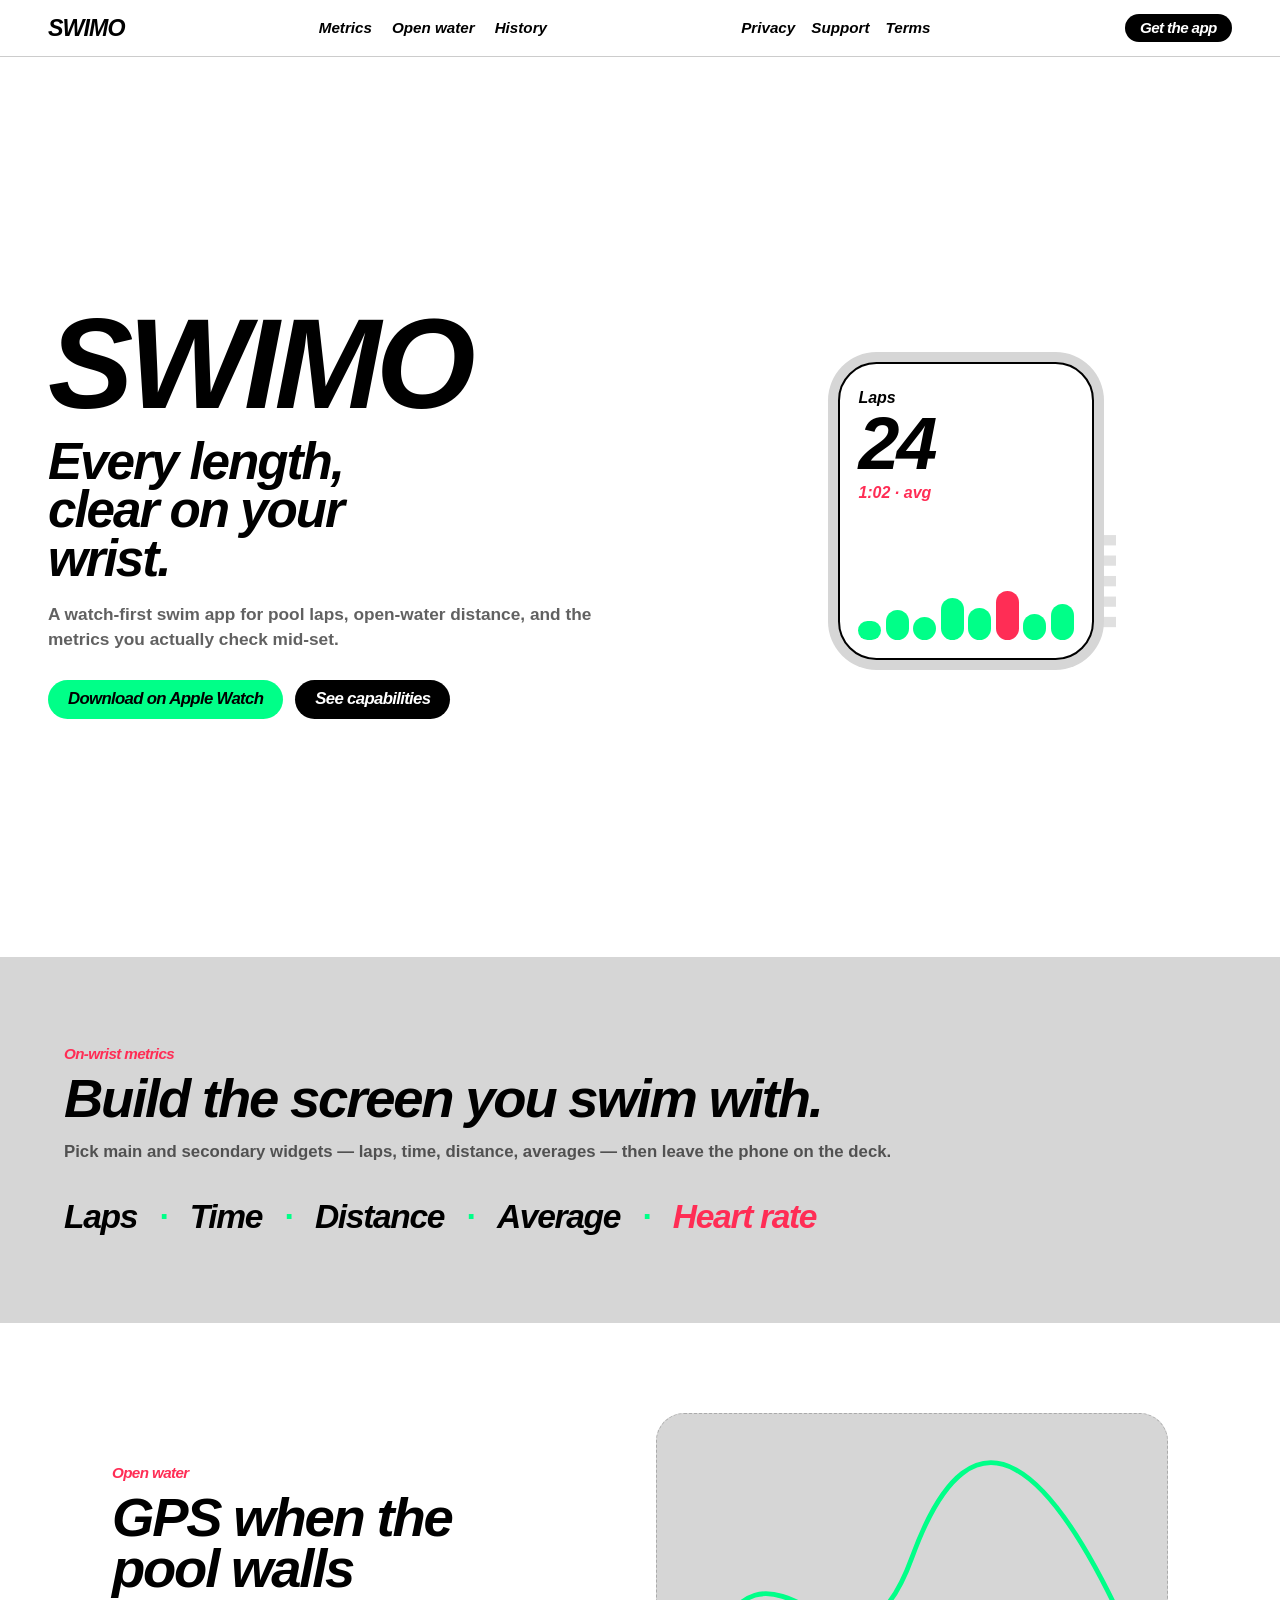
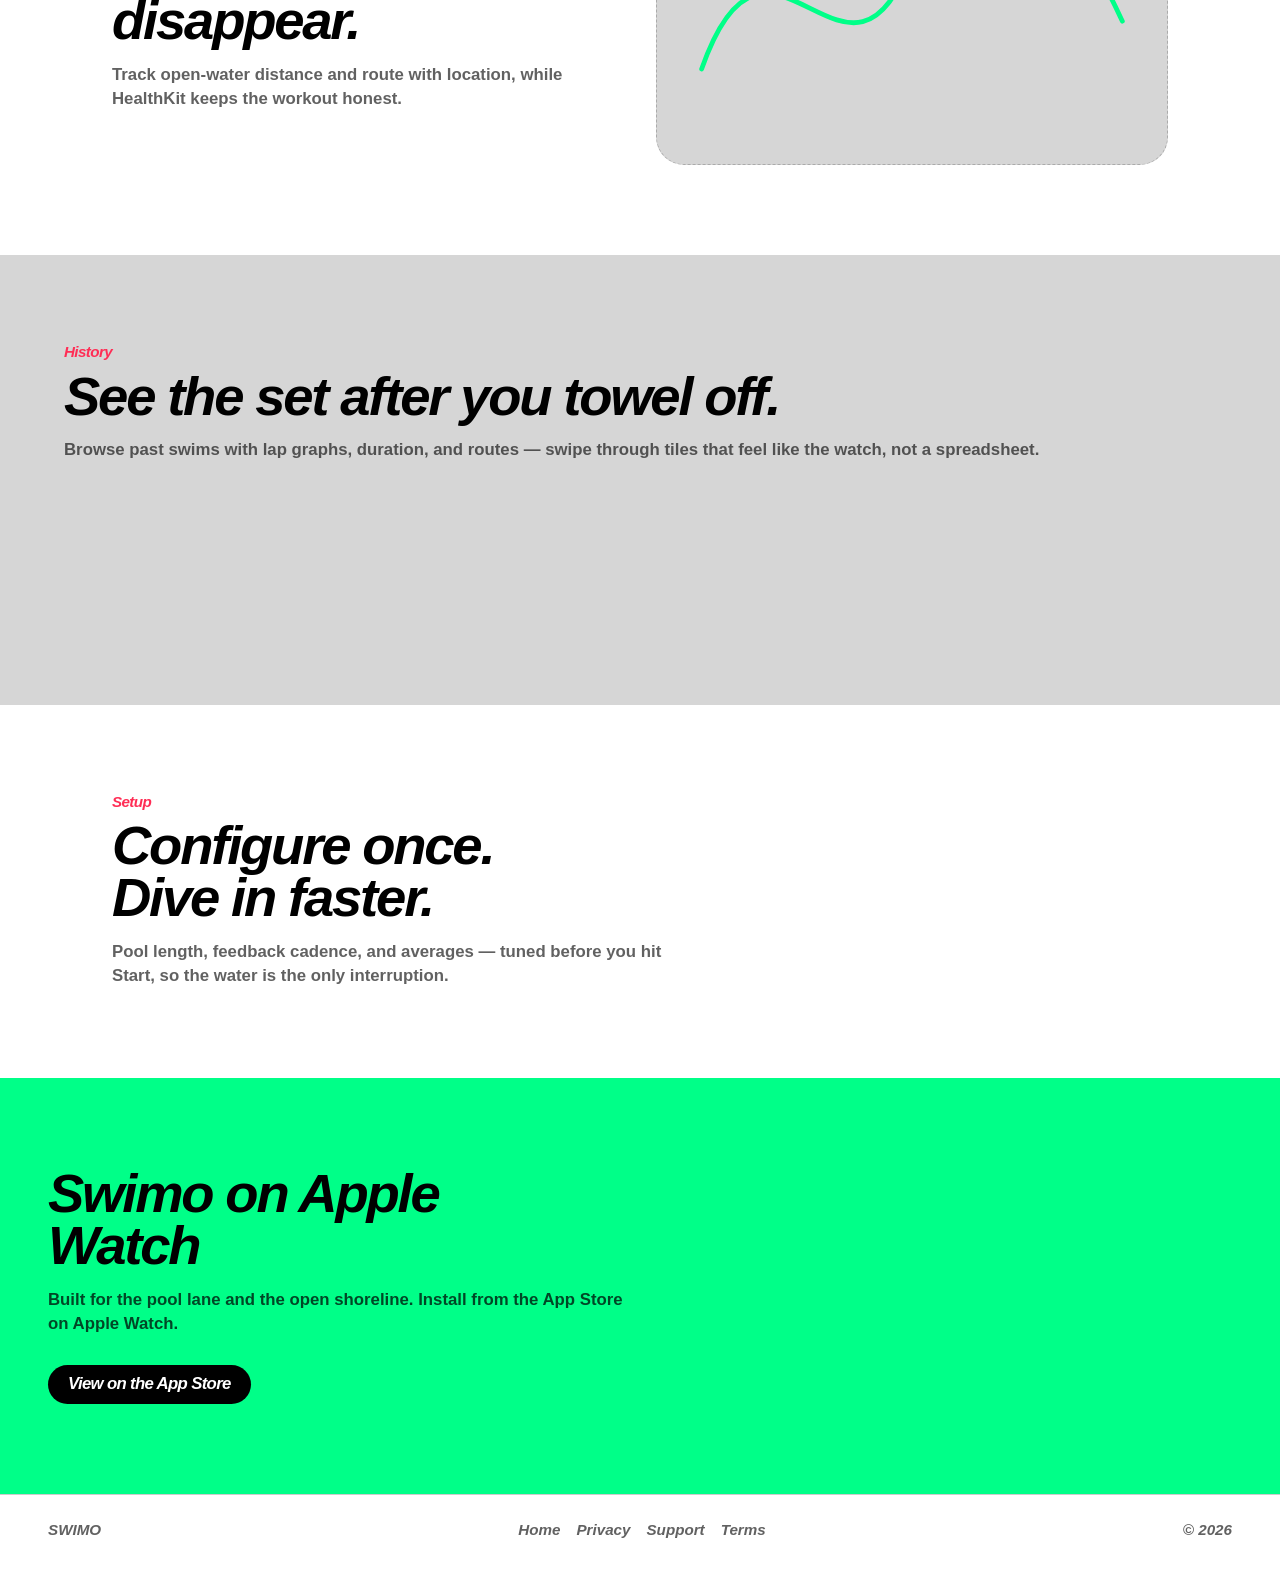
<file: index.html>
<!DOCTYPE html>
<html lang="en">
  <head>
    <meta charset="UTF-8" />
    <meta name="viewport" content="width=device-width, initial-scale=1" />
    <title>Swimo — Swim tracking for Apple Watch</title>
    <meta
      name="description"
      content="Swimo turns Apple Watch into a focused swim coach: live metrics, lap graphs, open-water routes, and clean history."
    />
    <link rel="icon" href="assets/app-icon.png" />
    <link rel="stylesheet" href="styles.css" />
  </head>
  <body>
    <header class="top">
      <a class="brand-mark" href="marketing.html">SWIMO</a>
      <nav class="top-nav">
        <a href="#metrics">Metrics</a>
        <a href="#open-water">Open water</a>
        <a href="#history">History</a>
      </nav>
      <nav class="top-nav legal-nav">
        <a href="privacy">Privacy</a>
        <a href="support">Support</a>
        <a href="terms">Terms</a>
      </nav>
      <a class="top-cta" href="#get">Get the app</a>
    </header>

    <main id="top">
      <section class="hero">
        <div class="hero-copy">
          <p class="brand-hero">SWIMO</p>
          <h1>Every length, clear on your wrist.</h1>
          <p class="lede">
            A watch-first swim app for pool laps, open-water distance, and the
            metrics you actually check mid-set.
          </p>
          <div class="cta-row">
            <a class="btn primary" href="#get">Download on Apple Watch</a>
            <a class="btn ghost" href="#metrics">See capabilities</a>
          </div>
        </div>
        <div class="hero-visual" aria-hidden="true">
          <div class="watch-stage">
            <img class="logo-orb" src="assets/logo.png" alt="" />
            <div class="watch-face">
              <span class="wf-label">Laps</span>
              <span class="wf-value">24</span>
              <span class="wf-sub">1:02 · avg</span>
              <div class="wf-bars">
                <i></i><i></i><i></i><i></i><i></i><i></i><i></i><i></i>
              </div>
            </div>
          </div>
        </div>
      </section>

      <section class="band reveal" id="metrics">
        <p class="eyebrow">On-wrist metrics</p>
        <h2>Build the screen you swim with.</h2>
        <p class="support">
          Pick main and secondary widgets — laps, time, distance, averages —
          then leave the phone on the deck.
        </p>
        <ul class="metric-strip">
          <li>Laps</li>
          <li>Time</li>
          <li>Distance</li>
          <li>Average</li>
          <li>Heart rate</li>
        </ul>
      </section>

      <section class="split reveal" id="open-water">
        <div>
          <p class="eyebrow">Open water</p>
          <h2>GPS when the pool walls disappear.</h2>
          <p class="support">
            Track open-water distance and route with location, while HealthKit
            keeps the workout honest.
          </p>
        </div>
        <div class="route-panel" aria-hidden="true">
          <svg viewBox="0 0 320 220" fill="none">
            <path
              class="route-line"
              d="M28 160 C70 40, 120 200, 160 90 S250 40, 292 130"
              stroke="currentColor"
              stroke-width="3"
              stroke-linecap="round"
            />
          </svg>
        </div>
      </section>

      <section class="band reveal" id="history">
        <p class="eyebrow">History</p>
        <h2>See the set after you towel off.</h2>
        <p class="support">
          Browse past swims with lap graphs, duration, and routes — swipe
          through tiles that feel like the watch, not a spreadsheet.
        </p>
        <div class="graph" aria-hidden="true">
          <span></span><span></span><span></span><span></span><span></span>
          <span></span><span></span><span></span><span></span><span></span>
          <span></span><span></span>
        </div>
      </section>

      <section class="band reveal" id="setup">
        <p class="eyebrow">Setup</p>
        <h2>Configure once. Dive in faster.</h2>
        <p class="support">
          Pool length, feedback cadence, and averages — tuned before you hit
          Start, so the water is the only interruption.
        </p>
      </section>

      <section class="close reveal" id="get">
        <h2>Swimo on Apple Watch</h2>
        <p class="support">
          Built for the pool lane and the open shoreline. Install from the App
          Store on Apple Watch.
        </p>
        <a
          class="btn primary"
          href="https://apps.apple.com/us/app/swimo/id6764766248"
          rel="noopener"
          >View on the App Store</a
        >
      </section>
    </main>

    <footer class="foot">
      <span>SWIMO</span>
      <nav class="foot-nav">
        <a href="marketing.html">Home</a>
        <a href="privacy">Privacy</a>
        <a href="support">Support</a>
        <a href="terms">Terms</a>
      </nav>
      <span>© <span id="year"></span></span>
    </footer>

    <script src="main.js"></script>
  </body>
</html>
</file>
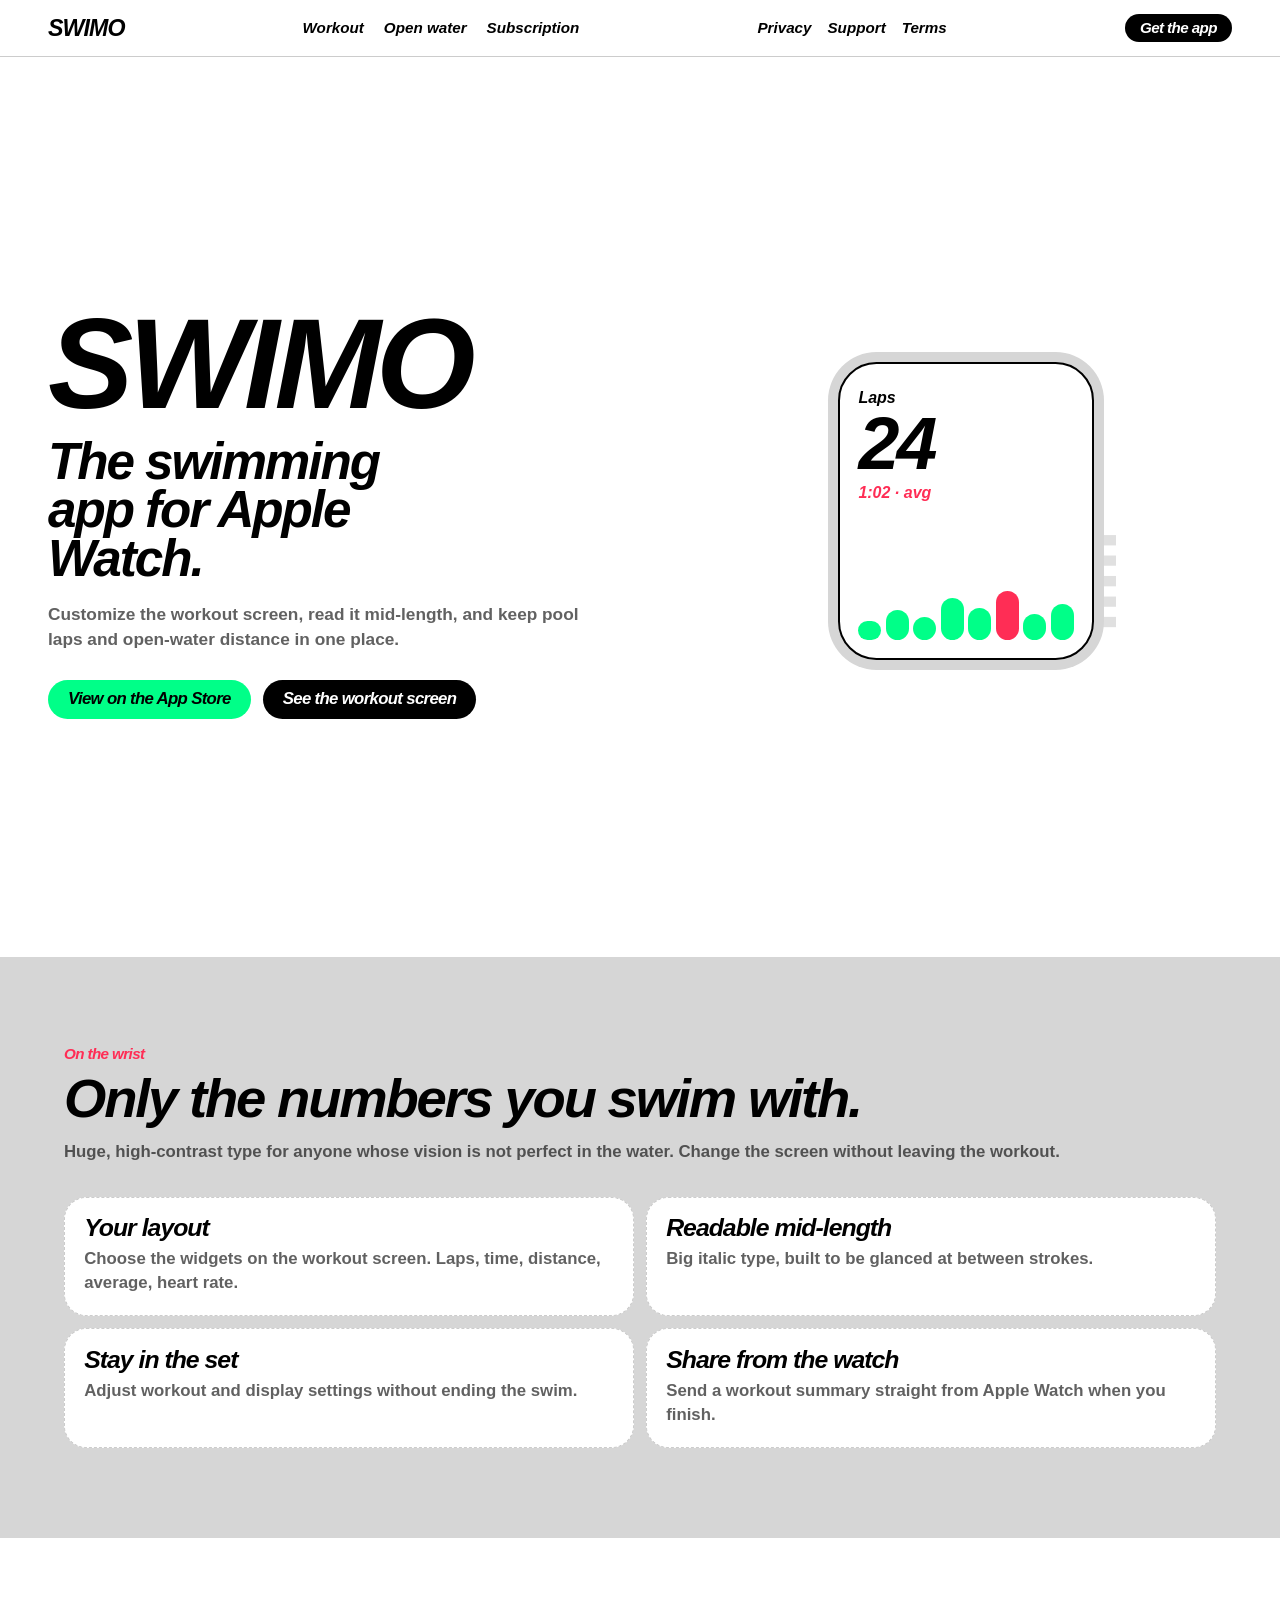
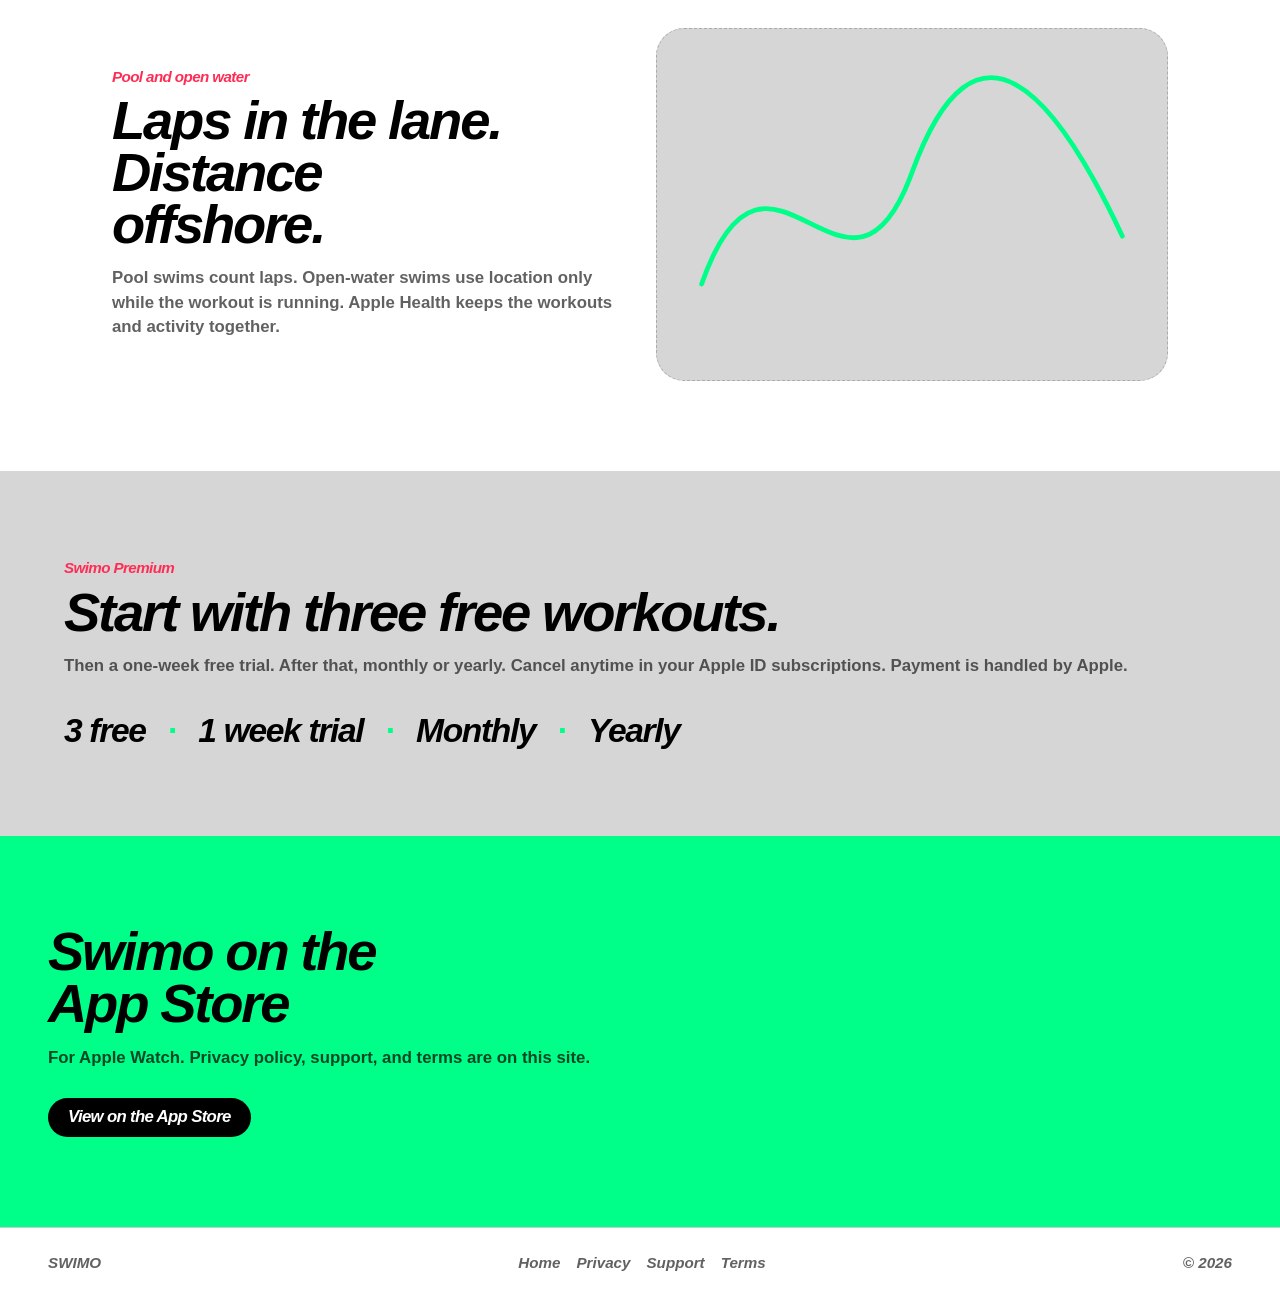
<file: marketing.html>
<!DOCTYPE html>
<html lang="en">
  <head>
    <meta charset="UTF-8" />
    <meta name="viewport" content="width=device-width, initial-scale=1" />
    <title>Swimo — Swim tracking for Apple Watch</title>
    <meta
      name="description"
      content="Swimo is the Apple Watch swim app for custom workout screens, huge mid-length type, pool laps, and open-water distance."
    />
    <link rel="icon" href="assets/app-icon.png" />
    <link rel="stylesheet" href="styles.css" />
  </head>
  <body>
    <header class="top">
      <a class="brand-mark" href="marketing.html">SWIMO</a>
      <nav class="top-nav">
        <a href="#workout">Workout</a>
        <a href="#open-water">Open water</a>
        <a href="#subscription">Subscription</a>
      </nav>
      <nav class="top-nav legal-nav">
        <a href="privacy">Privacy</a>
        <a href="support">Support</a>
        <a href="terms">Terms</a>
      </nav>
      <a class="top-cta" href="https://apps.apple.com/us/app/swimo/id6764766248" rel="noopener">Get the app</a>
    </header>

    <main id="top">
      <section class="hero">
        <div class="hero-copy">
          <p class="brand-hero">SWIMO</p>
          <h1>The swimming app for Apple Watch.</h1>
          <p class="lede">
            Customize the workout screen, read it mid-length, and keep pool laps
            and open-water distance in one place.
          </p>
          <div class="cta-row">
            <a class="btn primary" href="https://apps.apple.com/us/app/swimo/id6764766248" rel="noopener">View on the App Store</a>
            <a class="btn ghost" href="#workout">See the workout screen</a>
          </div>
        </div>
        <div class="hero-visual" aria-hidden="true">
          <div class="watch-stage">
            <img class="logo-orb" src="assets/logo.png" alt="" />
            <div class="watch-face">
              <span class="wf-label">Laps</span>
              <span class="wf-value">24</span>
              <span class="wf-sub">1:02 · avg</span>
              <div class="wf-bars">
                <i></i><i></i><i></i><i></i><i></i><i></i><i></i><i></i>
              </div>
            </div>
          </div>
        </div>
      </section>

      <section class="band reveal" id="workout">
        <p class="eyebrow">On the wrist</p>
        <h2>Only the numbers you swim with.</h2>
        <p class="support">
          Huge, high-contrast type for anyone whose vision is not perfect in the
          water. Change the screen without leaving the workout.
        </p>
        <ul class="feature-list">
          <li>
            <h2>Your layout</h2>
            <p>Choose the widgets on the workout screen. Laps, time, distance, average, heart rate.</p>
          </li>
          <li>
            <h2>Readable mid-length</h2>
            <p>Big italic type, built to be glanced at between strokes.</p>
          </li>
          <li>
            <h2>Stay in the set</h2>
            <p>Adjust workout and display settings without ending the swim.</p>
          </li>
          <li>
            <h2>Share from the watch</h2>
            <p>Send a workout summary straight from Apple Watch when you finish.</p>
          </li>
        </ul>
      </section>

      <section class="split reveal" id="open-water">
        <div>
          <p class="eyebrow">Pool and open water</p>
          <h2>Laps in the lane. Distance offshore.</h2>
          <p class="support">
            Pool swims count laps. Open-water swims use location only while the
            workout is running. Apple Health keeps the workouts and activity
            together.
          </p>
        </div>
        <div class="route-panel" aria-hidden="true">
          <svg viewBox="0 0 320 220" fill="none">
            <path
              class="route-line"
              d="M28 160 C70 40, 120 200, 160 90 S250 40, 292 130"
              stroke="currentColor"
              stroke-width="3"
              stroke-linecap="round"
            />
          </svg>
        </div>
      </section>

      <section class="band reveal" id="subscription">
        <p class="eyebrow">Swimo Premium</p>
        <h2>Start with three free workouts.</h2>
        <p class="support">
          Then a one-week free trial. After that, monthly or yearly. Cancel
          anytime in your Apple ID subscriptions. Payment is handled by Apple.
        </p>
        <ul class="metric-strip">
          <li>3 free</li>
          <li>1 week trial</li>
          <li>Monthly</li>
          <li>Yearly</li>
        </ul>
      </section>

      <section class="close reveal" id="get">
        <h2>Swimo on the App Store</h2>
        <p class="support">
          For Apple Watch. Privacy policy, support, and terms are on this site.
        </p>
        <a class="btn primary" href="https://apps.apple.com/us/app/swimo/id6764766248" rel="noopener">View on the App Store</a>
      </section>
    </main>

    <footer class="foot">
      <span>SWIMO</span>
      <nav class="foot-nav">
        <a href="marketing.html">Home</a>
        <a href="privacy">Privacy</a>
        <a href="support">Support</a>
        <a href="terms">Terms</a>
      </nav>
      <span>© <span id="year"></span></span>
    </footer>

    <script src="main.js"></script>
  </body>
</html>
</file>
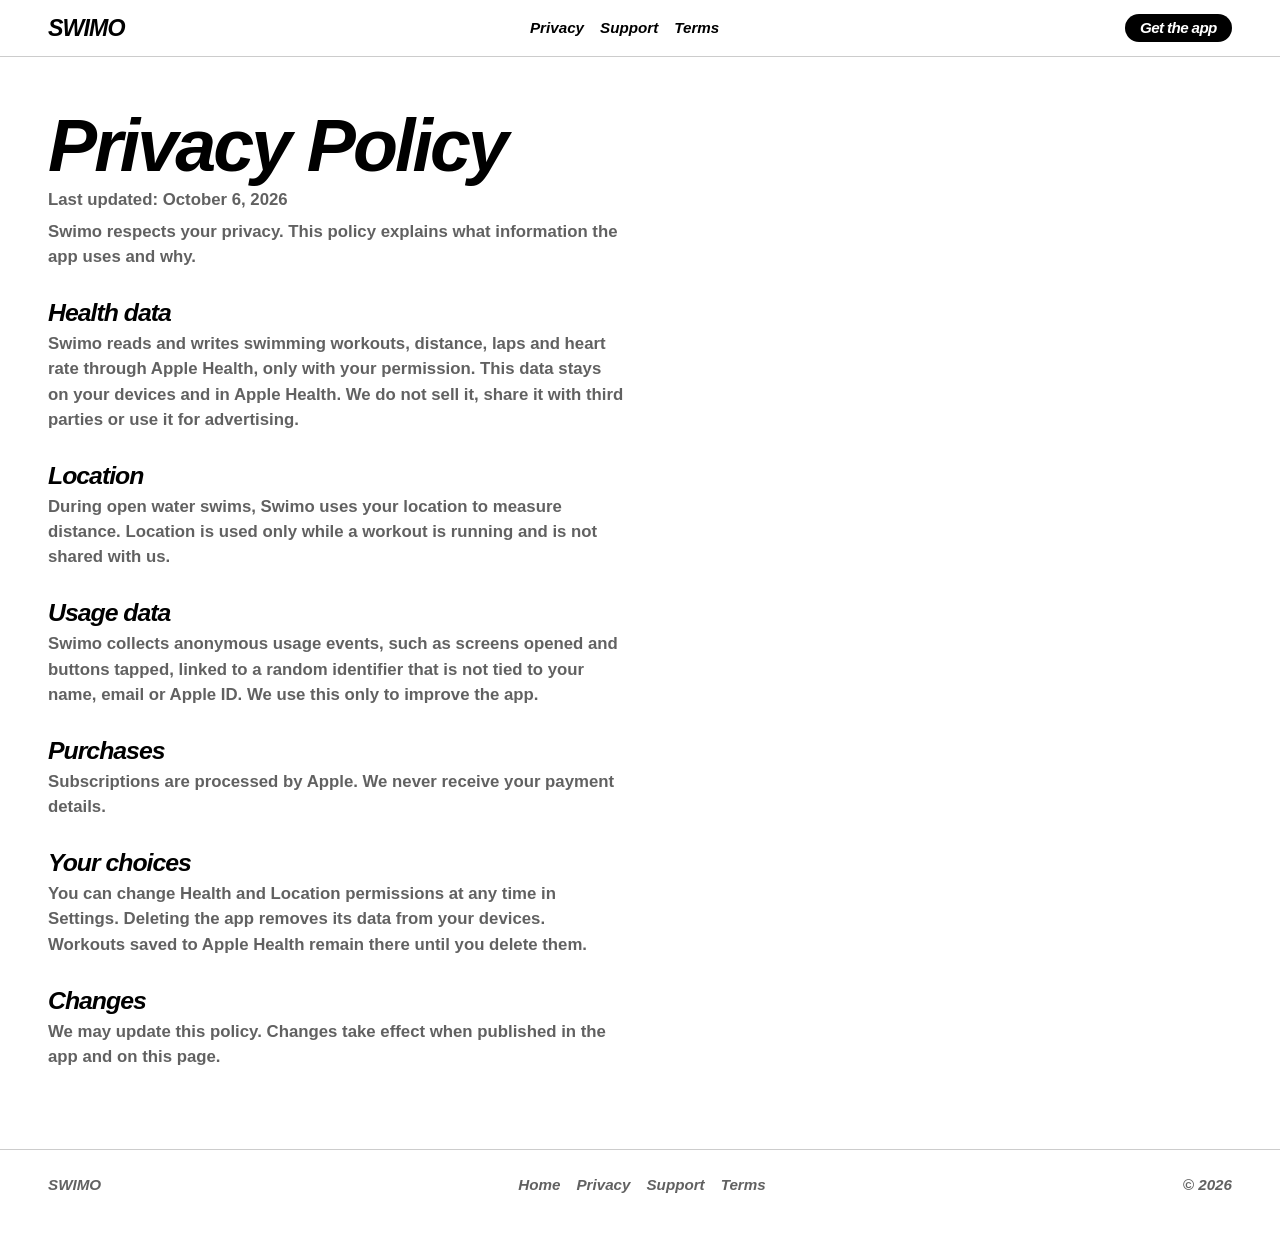
<file: privacy.html>
<!DOCTYPE html>
<html lang="en">
  <head>
    <meta charset="UTF-8" />
    <meta name="viewport" content="width=device-width, initial-scale=1" />
    <title>Privacy Policy — Swimo</title>
    <meta
      name="description"
      content="How Swimo uses health, location, and anonymous usage data."
    />
    <link rel="icon" href="assets/app-icon.png" />
    <link rel="stylesheet" href="styles.css" />
  </head>
  <body>
    <header class="top">
      <a class="brand-mark" href="marketing.html">SWIMO</a>
      <nav class="top-nav legal-nav">
        <a href="privacy" aria-current="page">Privacy</a>
        <a href="support">Support</a>
        <a href="terms">Terms</a>
      </nav>
      <a class="top-cta" href="https://apps.apple.com/us/app/swimo/id6764766248" rel="noopener">Get the app</a>
    </header>

    <main class="page">
      <h1>Privacy Policy</h1>
      <p class="updated">Last updated: October 6, 2026</p>
      <p>Swimo respects your privacy. This policy explains what information the app uses and why.</p>

      <h2>Health data</h2>
      <p>
        Swimo reads and writes swimming workouts, distance, laps and heart rate through Apple Health, only with your permission. This data stays on your devices and in Apple Health. We do not sell it, share it with third parties or use it for advertising.
      </p>

      <h2>Location</h2>
      <p>
        During open water swims, Swimo uses your location to measure distance. Location is used only while a workout is running and is not shared with us.
      </p>

      <h2>Usage data</h2>
      <p>
        Swimo collects anonymous usage events, such as screens opened and buttons tapped, linked to a random identifier that is not tied to your name, email or Apple ID. We use this only to improve the app.
      </p>

      <h2>Purchases</h2>
      <p>Subscriptions are processed by Apple. We never receive your payment details.</p>

      <h2>Your choices</h2>
      <p>
        You can change Health and Location permissions at any time in Settings. Deleting the app removes its data from your devices. Workouts saved to Apple Health remain there until you delete them.
      </p>

      <h2>Changes</h2>
      <p>We may update this policy. Changes take effect when published in the app and on this page.</p>
    </main>

    <footer class="foot">
      <span>SWIMO</span>
      <nav class="foot-nav">
        <a href="marketing.html">Home</a>
        <a href="privacy">Privacy</a>
        <a href="support">Support</a>
        <a href="terms">Terms</a>
      </nav>
      <span>© <span id="year"></span></span>
    </footer>

    <script src="main.js"></script>
  </body>
</html>
</file>
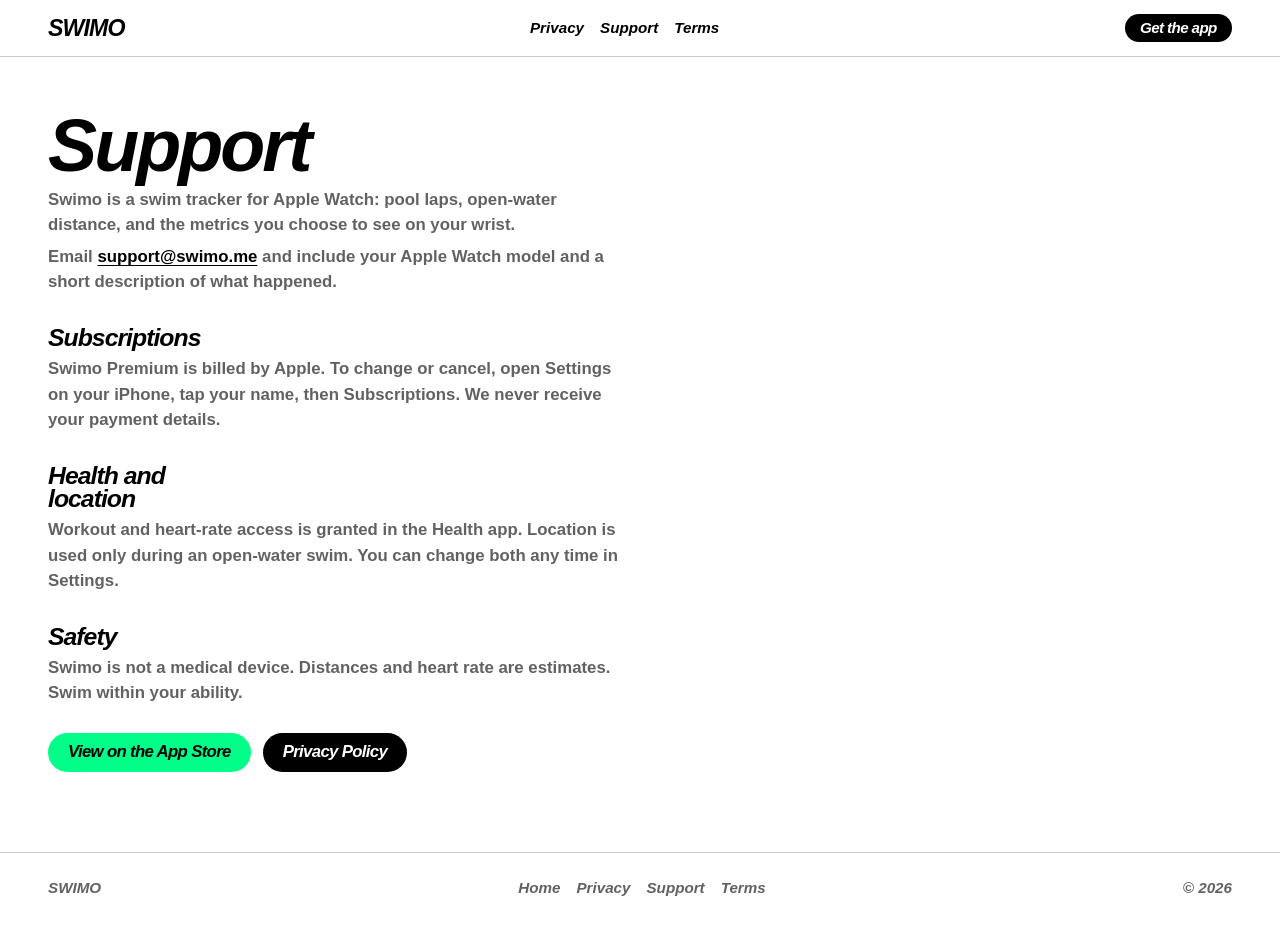
<file: support.html>
<!DOCTYPE html>
<html lang="en">
  <head>
    <meta charset="UTF-8" />
    <meta name="viewport" content="width=device-width, initial-scale=1" />
    <title>Support — Swimo</title>
    <meta
      name="description"
      content="Get help with Swimo on Apple Watch, subscriptions, and permissions."
    />
    <link rel="icon" href="assets/app-icon.png" />
    <link rel="stylesheet" href="styles.css" />
  </head>
  <body>
    <header class="top">
      <a class="brand-mark" href="marketing.html">SWIMO</a>
      <nav class="top-nav legal-nav">
        <a href="privacy">Privacy</a>
        <a href="support" aria-current="page">Support</a>
        <a href="terms">Terms</a>
      </nav>
      <a class="top-cta" href="https://apps.apple.com/us/app/swimo/id6764766248" rel="noopener">Get the app</a>
    </header>

    <main class="page">
      <h1>Support</h1>
      <p>
        Swimo is a swim tracker for Apple Watch: pool laps, open-water distance, and the metrics you choose to see on your wrist.
      </p>
      <p>
        Email <a href="mailto:support@swimo.me">support@swimo.me</a> and include your Apple Watch model and a short description of what happened.
      </p>

      <h2>Subscriptions</h2>
      <p>
        Swimo Premium is billed by Apple. To change or cancel, open Settings on your iPhone, tap your name, then Subscriptions. We never receive your payment details.
      </p>

      <h2>Health and location</h2>
      <p>
        Workout and heart-rate access is granted in the Health app. Location is used only during an open-water swim. You can change both any time in Settings.
      </p>

      <h2>Safety</h2>
      <p>
        Swimo is not a medical device. Distances and heart rate are estimates. Swim within your ability.
      </p>

      <div class="actions">
        <a class="btn primary" href="https://apps.apple.com/us/app/swimo/id6764766248" rel="noopener">View on the App Store</a>
        <a class="btn ghost" href="privacy">Privacy Policy</a>
      </div>
    </main>

    <footer class="foot">
      <span>SWIMO</span>
      <nav class="foot-nav">
        <a href="marketing.html">Home</a>
        <a href="privacy">Privacy</a>
        <a href="support">Support</a>
        <a href="terms">Terms</a>
      </nav>
      <span>© <span id="year"></span></span>
    </footer>

    <script src="main.js"></script>
  </body>
</html>
</file>
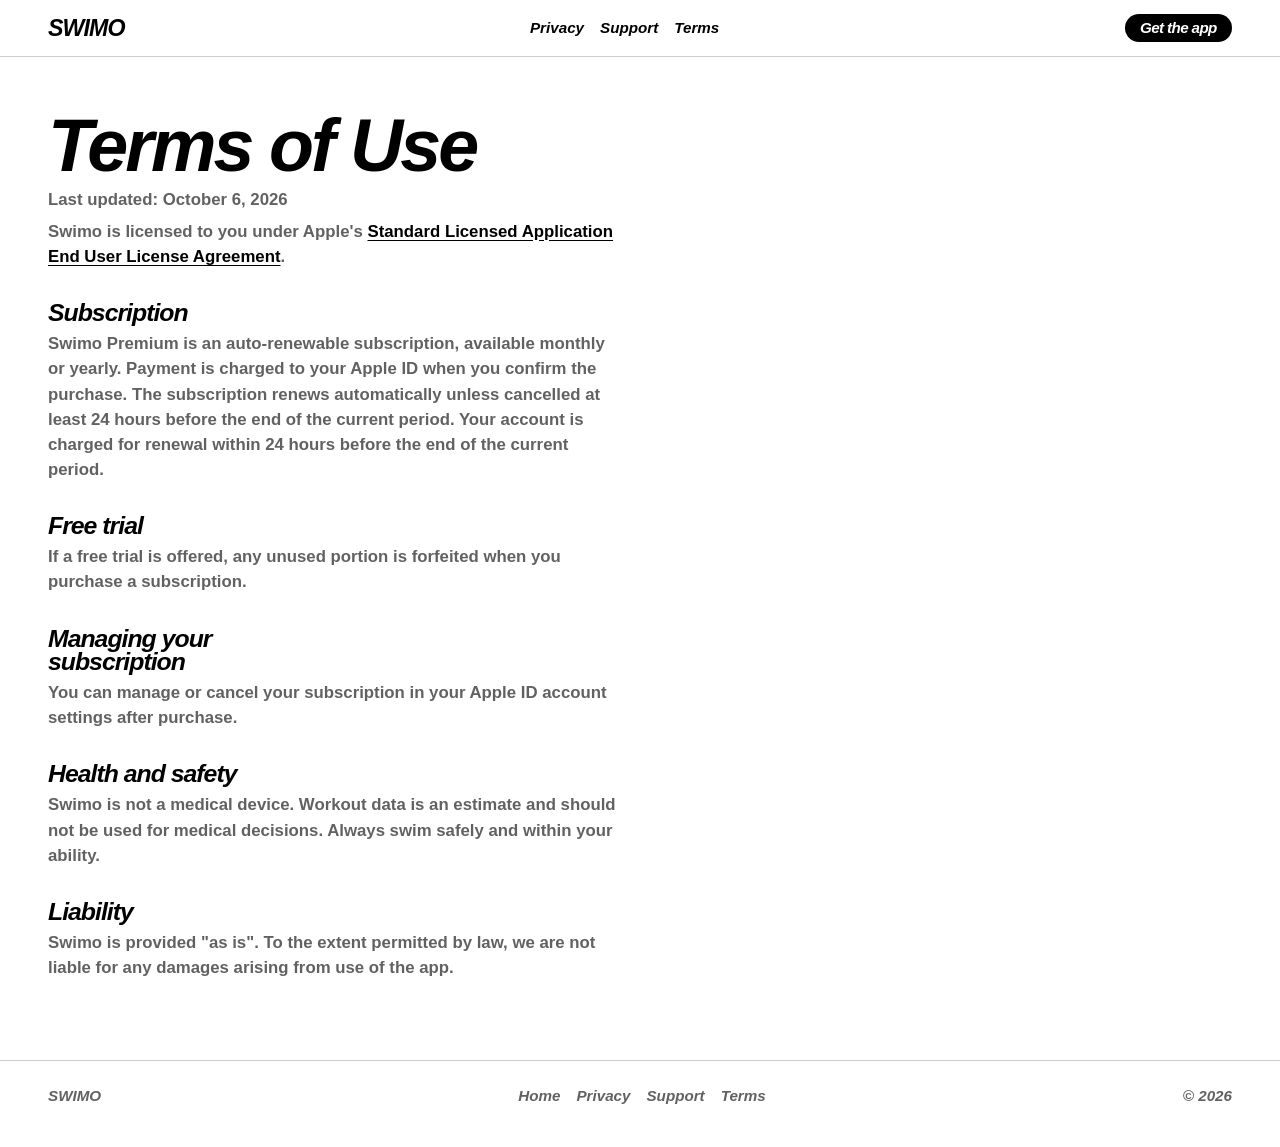
<file: terms.html>
<!DOCTYPE html>
<html lang="en">
  <head>
    <meta charset="UTF-8" />
    <meta name="viewport" content="width=device-width, initial-scale=1" />
    <title>Terms of Use — Swimo</title>
    <meta
      name="description"
      content="Terms of use for Swimo, including the subscription and Apple's standard EULA."
    />
    <link rel="icon" href="assets/app-icon.png" />
    <link rel="stylesheet" href="styles.css" />
  </head>
  <body>
    <header class="top">
      <a class="brand-mark" href="marketing.html">SWIMO</a>
      <nav class="top-nav legal-nav">
        <a href="privacy">Privacy</a>
        <a href="support">Support</a>
        <a href="terms" aria-current="page">Terms</a>
      </nav>
      <a class="top-cta" href="https://apps.apple.com/us/app/swimo/id6764766248" rel="noopener">Get the app</a>
    </header>

    <main class="page">
      <h1>Terms of Use</h1>
      <p class="updated">Last updated: October 6, 2026</p>
      <p>
        Swimo is licensed to you under Apple's
        <a href="https://www.apple.com/legal/internet-services/itunes/dev/stdeula/" rel="noopener">Standard Licensed Application End User License Agreement</a>.
      </p>

      <h2>Subscription</h2>
      <p>
        Swimo Premium is an auto-renewable subscription, available monthly or yearly. Payment is charged to your Apple ID when you confirm the purchase. The subscription renews automatically unless cancelled at least 24 hours before the end of the current period. Your account is charged for renewal within 24 hours before the end of the current period.
      </p>

      <h2>Free trial</h2>
      <p>If a free trial is offered, any unused portion is forfeited when you purchase a subscription.</p>

      <h2>Managing your subscription</h2>
      <p>You can manage or cancel your subscription in your Apple ID account settings after purchase.</p>

      <h2>Health and safety</h2>
      <p>
        Swimo is not a medical device. Workout data is an estimate and should not be used for medical decisions. Always swim safely and within your ability.
      </p>

      <h2>Liability</h2>
      <p>Swimo is provided "as is". To the extent permitted by law, we are not liable for any damages arising from use of the app.</p>
    </main>

    <footer class="foot">
      <span>SWIMO</span>
      <nav class="foot-nav">
        <a href="marketing.html">Home</a>
        <a href="privacy">Privacy</a>
        <a href="support">Support</a>
        <a href="terms">Terms</a>
      </nav>
      <span>© <span id="year"></span></span>
    </footer>

    <script src="main.js"></script>
  </body>
</html>
</file>
<file: styles.css>
:root {
  --background: #ffffff;
  --foreground: #000000;
  --accent: #ff2d55;
  --widget-start: #00ff88;
  --widget-end: #3cd3fe;
  --section: #d6d6d6;
  --muted: rgba(0, 0, 0, 0.62);
  --line: rgba(0, 0, 0, 0.2);
  --ease: cubic-bezier(0.22, 1, 0.36, 1);
  --display: -apple-system, BlinkMacSystemFont, "SF Pro Display", "SF Pro Text", "Helvetica Neue", sans-serif;
}

*,
*::before,
*::after {
  box-sizing: border-box;
}

html {
  scroll-behavior: smooth;
}

body {
  margin: 0;
  color: var(--foreground);
  background: var(--background);
  font-family: var(--display);
  font-size: 1.05rem;
  font-weight: 500;
  line-height: 1.45;
  overflow-x: hidden;
}

h1,
h2,
.brand-hero,
.brand-mark,
.eyebrow,
.btn,
.top-cta,
.metric-strip,
.wf-value,
.page h2 {
  font-family: var(--display);
  font-weight: 900;
  font-style: italic;
  letter-spacing: -0.04em;
  line-height: 0.95;
}

a {
  color: inherit;
  text-decoration: none;
}

.top {
  position: sticky;
  top: 0;
  z-index: 10;
  display: flex;
  align-items: center;
  justify-content: space-between;
  flex-wrap: wrap;
  gap: 0.75rem 1rem;
  padding: 0.85rem clamp(1.25rem, 4vw, 3rem);
  background: var(--background);
  border-bottom: 1px solid var(--line);
}

.brand-mark {
  font-size: 1.45rem;
}

.top-nav {
  display: none;
  gap: 1.25rem;
  font-size: 0.95rem;
  font-weight: 700;
  font-style: italic;
}

.top-nav a:hover,
.foot-nav a:hover {
  color: var(--accent);
}

.legal-nav,
.foot-nav {
  display: flex;
  gap: 1rem;
}

.top-cta {
  display: inline-flex;
  align-items: center;
  padding: 0.45rem 0.95rem;
  border-radius: 999px;
  background: var(--foreground);
  color: var(--background);
  font-size: 0.95rem;
}

.hero {
  min-height: 100svh;
  display: grid;
  align-items: center;
  gap: clamp(2rem, 5vw, 4rem);
  padding: clamp(3rem, 8vh, 6rem) clamp(1.25rem, 4vw, 3rem) 4rem;
  grid-template-columns: 1fr;
}

.brand-hero {
  margin: 0 0 0.85rem;
  font-size: clamp(4.2rem, 14vw, 8rem);
  animation: rise 0.9s var(--ease) both;
}

.hero h1 {
  margin: 0;
  max-width: 12ch;
  font-size: clamp(2rem, 5vw, 3.2rem);
  animation: rise 0.9s var(--ease) 0.08s both;
}

.lede {
  margin: 1.15rem 0 0;
  max-width: 34rem;
  color: var(--muted);
  font-size: 1.08rem;
  font-weight: 600;
  font-style: normal;
  letter-spacing: 0;
  line-height: 1.45;
  animation: rise 0.9s var(--ease) 0.16s both;
}

.cta-row {
  display: flex;
  flex-wrap: wrap;
  gap: 0.75rem;
  margin-top: 1.75rem;
  animation: rise 0.9s var(--ease) 0.24s both;
}

.btn {
  display: inline-flex;
  align-items: center;
  justify-content: center;
  padding: 0.7rem 1.25rem;
  border-radius: 999px;
  border: 0;
  font-size: 1.05rem;
  line-height: 1;
}

.btn.primary {
  background: var(--widget-start);
  color: var(--foreground);
}

.btn.primary:hover {
  filter: brightness(0.96);
}

.btn.ghost {
  background: var(--foreground);
  color: var(--background);
}

.btn.ghost:hover {
  background: var(--accent);
}

.hero-visual {
  animation: rise 1s var(--ease) 0.2s both;
}

.watch-stage {
  position: relative;
  width: min(100%, 24rem);
  margin-inline: auto;
  aspect-ratio: 1;
  display: grid;
  place-items: center;
}

.logo-orb {
  position: absolute;
  width: 78%;
  opacity: 0.12;
}

.watch-face {
  position: relative;
  width: min(78%, 16rem);
  aspect-ratio: 0.86;
  padding: 1.35rem 1.15rem 1.1rem;
  border-radius: 2.4rem;
  background: var(--background);
  color: var(--foreground);
  border: 2px solid var(--foreground);
  box-shadow: 0 0 0 10px var(--section);
  display: flex;
  flex-direction: column;
}

.wf-label {
  font-size: 1rem;
  font-weight: 900;
  font-style: italic;
}

.wf-value {
  font-size: 4.6rem;
  color: var(--foreground);
}

.wf-sub {
  margin-top: 0.15rem;
  font-size: 1rem;
  font-weight: 700;
  font-style: italic;
  color: var(--accent);
}

.wf-bars {
  margin-top: auto;
  display: flex;
  align-items: flex-end;
  gap: 0.28rem;
  height: 3.4rem;
}

.wf-bars i {
  flex: 1;
  display: block;
  border-radius: 999px;
  background: var(--widget-start);
  transform-origin: bottom;
  animation: bar 2.8s var(--ease) infinite alternate;
}

.wf-bars i:nth-child(6) {
  background: var(--accent);
}

.wf-bars i:nth-child(1) { height: 35%; animation-delay: 0s; }
.wf-bars i:nth-child(2) { height: 55%; animation-delay: 0.1s; }
.wf-bars i:nth-child(3) { height: 42%; animation-delay: 0.2s; }
.wf-bars i:nth-child(4) { height: 78%; animation-delay: 0.05s; }
.wf-bars i:nth-child(5) { height: 60%; animation-delay: 0.15s; }
.wf-bars i:nth-child(6) { height: 90%; animation-delay: 0.25s; }
.wf-bars i:nth-child(7) { height: 48%; animation-delay: 0.08s; }
.wf-bars i:nth-child(8) { height: 66%; animation-delay: 0.18s; }

@keyframes bar {
  to {
    transform: scaleY(0.72);
  }
}

@keyframes rise {
  from {
    opacity: 0;
    transform: translateY(1.25rem);
  }
  to {
    opacity: 1;
    transform: translateY(0);
  }
}

.band,
.split,
.close {
  padding: clamp(4rem, 10vh, 7rem) clamp(1.25rem, 4vw, 3rem);
  max-width: 72rem;
  margin: 0 auto;
}

.band:nth-of-type(even) {
  background: var(--section);
  max-width: none;
}

.band:nth-of-type(even) > * {
  max-width: 72rem;
  margin-right: auto;
  margin-left: auto;
}

.eyebrow {
  margin: 0 0 0.7rem;
  font-size: 0.95rem;
  color: var(--accent);
}

h2 {
  margin: 0;
  font-size: clamp(2rem, 5vw, 3.4rem);
  max-width: 14ch;
}

.support {
  margin: 1rem 0 0;
  max-width: 36rem;
  color: var(--muted);
  font-weight: 600;
  font-style: normal;
  letter-spacing: 0;
  line-height: 1.45;
}

.metric-strip {
  list-style: none;
  display: flex;
  flex-wrap: wrap;
  gap: 0.75rem 1.4rem;
  padding: 0;
  margin: 2.25rem 0 0;
  font-size: clamp(1.45rem, 3vw, 2.1rem);
}

.metric-strip li:nth-child(5) {
  color: var(--accent);
}

.metric-strip li:not(:last-child)::after {
  content: "·";
  margin-left: 1.4rem;
  color: var(--widget-start);
  font-style: normal;
}

.split {
  display: grid;
  gap: 2rem;
  align-items: center;
}

.route-panel {
  border-radius: 1.75rem;
  border: 1px dashed var(--line);
  background: var(--section);
  color: var(--foreground);
  min-height: 14rem;
  display: grid;
  place-items: center;
  overflow: hidden;
}

.route-line {
  stroke: var(--widget-start);
  stroke-dasharray: 420;
  stroke-dashoffset: 420;
}

.reveal.in-view .route-line {
  animation: draw 1.6s var(--ease) forwards;
}

@keyframes draw {
  to {
    stroke-dashoffset: 0;
  }
}

.graph {
  margin-top: 2.5rem;
  display: flex;
  align-items: flex-end;
  gap: 0.45rem;
  height: 7rem;
  max-width: 28rem;
}

.graph span {
  flex: 1;
  border-radius: 999px;
  background: var(--widget-start);
  transform-origin: bottom;
  transform: scaleY(0.2);
  opacity: 0.45;
}

.graph span:nth-child(11) {
  background: var(--accent);
}

.reveal.in-view .graph span {
  animation: grow 0.8s var(--ease) forwards;
}

.graph span:nth-child(1) { height: 40%; animation-delay: 0.05s; }
.graph span:nth-child(2) { height: 55%; animation-delay: 0.1s; }
.graph span:nth-child(3) { height: 35%; animation-delay: 0.15s; }
.graph span:nth-child(4) { height: 70%; animation-delay: 0.2s; }
.graph span:nth-child(5) { height: 48%; animation-delay: 0.25s; }
.graph span:nth-child(6) { height: 82%; animation-delay: 0.3s; }
.graph span:nth-child(7) { height: 60%; animation-delay: 0.35s; }
.graph span:nth-child(8) { height: 45%; animation-delay: 0.4s; }
.graph span:nth-child(9) { height: 75%; animation-delay: 0.45s; }
.graph span:nth-child(10) { height: 52%; animation-delay: 0.5s; }
.graph span:nth-child(11) { height: 88%; animation-delay: 0.55s; }
.graph span:nth-child(12) { height: 64%; animation-delay: 0.6s; }

@keyframes grow {
  to {
    transform: scaleY(1);
    opacity: 1;
  }
}

.close {
  max-width: none;
  background: var(--widget-start);
  text-align: left;
}

.close h2,
.close .support {
  color: var(--foreground);
}

.close .support {
  color: rgba(0, 0, 0, 0.72);
}

.close .btn {
  margin-top: 1.75rem;
  background: var(--foreground);
  color: var(--background);
}

.foot {
  display: flex;
  flex-wrap: wrap;
  gap: 0.75rem 1.5rem;
  justify-content: space-between;
  align-items: center;
  padding: 1.5rem clamp(1.25rem, 4vw, 3rem) 2.5rem;
  border-top: 1px solid var(--line);
  color: var(--muted);
  font-size: 0.95rem;
  font-weight: 700;
  font-style: italic;
}

.page {
  max-width: 42rem;
  padding: clamp(2.5rem, 6vh, 4.5rem) clamp(1.25rem, 4vw, 3rem) 5rem;
}

.page h1 {
  margin: 0;
  font-size: clamp(2.8rem, 7vw, 4.6rem);
}

.page .updated,
.page p,
.page li {
  color: var(--muted);
  font-weight: 600;
  font-style: normal;
  letter-spacing: 0;
  line-height: 1.5;
}

.page h2 {
  margin: 2rem 0 0.4rem;
  font-size: 1.55rem;
  color: var(--foreground);
}

.page p,
.page ul {
  margin: 0.4rem 0 0;
}

.page a:not(.btn) {
  color: var(--foreground);
  text-decoration: underline;
  text-underline-offset: 0.16em;
}

.page a:not(.btn):hover {
  color: var(--accent);
}

.page .actions {
  display: flex;
  flex-wrap: wrap;
  gap: 0.75rem;
  margin-top: 1.75rem;
}

.feature-list {
  list-style: none;
  display: grid;
  gap: 0.75rem;
  padding: 0;
  margin: 2rem 0 0;
}

.feature-list li {
  padding: 1.15rem 1.2rem 1.25rem;
  border: 1px dashed var(--line);
  border-radius: 1.4rem;
  background: var(--background);
}

.feature-list h2 {
  margin: 0;
  max-width: none;
  font-size: 1.55rem;
}

.feature-list p {
  margin: 0.45rem 0 0;
  color: var(--muted);
  font-weight: 600;
  font-style: normal;
  letter-spacing: 0;
  line-height: 1.45;
}

.reveal {
  opacity: 0;
  transform: translateY(1.25rem);
  transition: opacity 0.75s var(--ease), transform 0.75s var(--ease);
}

.reveal.in-view {
  opacity: 1;
  transform: none;
}

@media (min-width: 860px) {
  .top-nav {
    display: flex;
  }

  .hero {
    grid-template-columns: 1.05fr 0.95fr;
  }

  .split {
    grid-template-columns: 1fr 1fr;
  }

  .feature-list {
    grid-template-columns: 1fr 1fr;
  }
}

@media (prefers-reduced-motion: reduce) {
  .wf-bars i,
  .brand-hero,
  .hero h1,
  .lede,
  .cta-row,
  .hero-visual {
    animation: none !important;
  }

  .reveal {
    opacity: 1;
    transform: none;
    transition: none;
  }

  .reveal.in-view .route-line,
  .reveal.in-view .graph span {
    animation: none;
    stroke-dashoffset: 0;
    transform: none;
    opacity: 1;
  }

  html {
    scroll-behavior: auto;
  }
}
</file>
